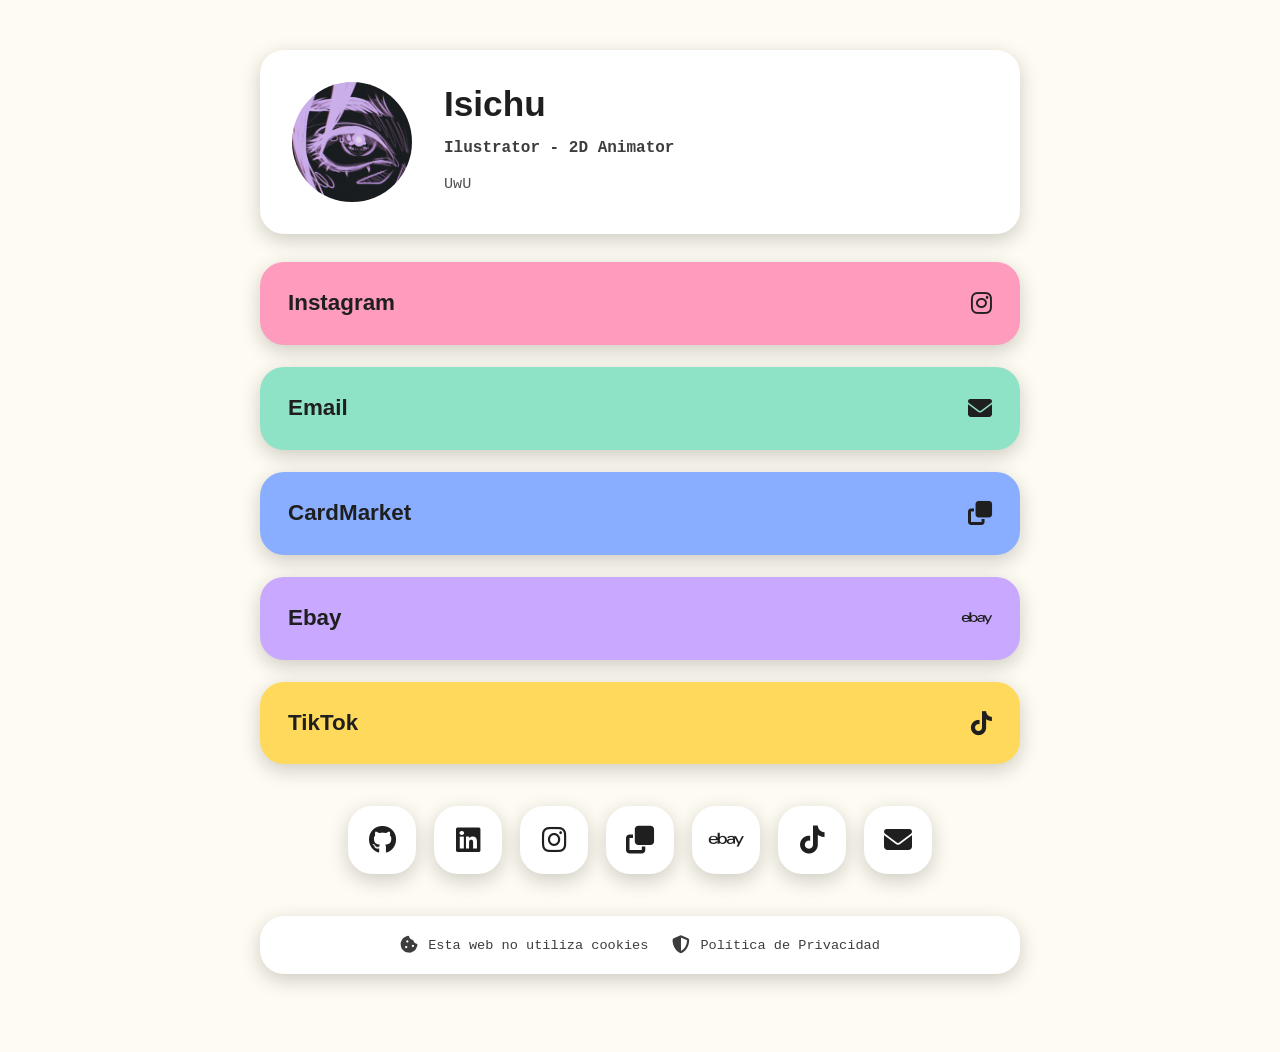
<file: index.html>
<!DOCTYPE html>
<html lang="en">

<head>

    <meta charset="UTF-8">
    <meta name="viewport" content="width=device-width, initial-scale=1.0">

    <title>Isichu | Portfolio</title>

    <meta name="description" content="Isichu — Ilustrator - 2D Animator. Portfolio showcasing art and creative work.">
    <meta http-equiv="X-Content-Type-Options" content="nosniff">
    <meta http-equiv="X-Frame-Options" content="DENY">
    <meta http-equiv="X-XSS-Protection" content="1; mode=block">
    <meta http-equiv="Referrer-Policy" content="strict-origin-when-cross-origin">
    <meta http-equiv="Content-Security-Policy" content="default-src 'self'; script-src 'self' 'unsafe-inline' https://gateway.umami.is; style-src 'self' 'unsafe-inline' https://fonts.googleapis.com https://cdnjs.cloudflare.com; font-src https://fonts.gstatic.com https://cdnjs.cloudflare.com; img-src 'self'; connect-src https://gateway.umami.is;">

    <link rel="preconnect" href="https://fonts.googleapis.com">
    <link rel="preconnect" href="https://fonts.gstatic.com" crossorigin>
    <link rel="dns-prefetch" href="https://cdnjs.cloudflare.com">

    <link href="https://fonts.googleapis.com/css2?family=Space+Mono:wght@400;700&family=Unbounded:wght@300;400;500;600;700;800&display=swap" rel="stylesheet">
    <link rel="stylesheet" href="https://cdnjs.cloudflare.com/ajax/libs/font-awesome/6.5.2/css/all.min.css">
    <link rel="stylesheet" href="style.css">

    <script defer src="script.js" data-website-id="782df3bd-cb09-4151-bb0a-d50eba4f6a2d" data-host-url="https://gateway.umami.is"></script>

</head>

<body>

    <main class="container">

        <!-- HERO -->

        <section class="hero card">

            <div class="avatar">

                <img src="img/foto_perfil.jpg" alt="Isabel">

            </div>

            <div class="hero-content">

                <h1>Isichu</h1>

                <h2>Ilustrator - 2D Animator</h2>

                <p>
                    UwU
                </p>

            </div>

        </section>

        <!-- SOCIAL 1 -->

        <a class="project pink" href="https://instagram.com/isichu2732" target="_blank" rel="noopener noreferrer">

            <h3>Instagram</h3>

            <i class="fab fa-instagram"></i>

        </a>

        <!-- SOCIAL 2 -->

        <a class="project green" href="#" id="email-link">

            <h3>Email</h3>

            <i class="fas fa-envelope"></i>

        </a>

        <!-- SOCIAL 3 -->

        <a class="project blue" href="https://www.cardmarket.com/es/Riftbound/Users/fisicolo/Offers/Singles" target="_blank" rel="noopener noreferrer">

            <h3>CardMarket</h3>

            <i class="fas fa-clone"></i>

        </a>

        <!-- SOCIAL 4 -->

        <a class="project purple" href="https://www.ebay.es/usr/fisicolo" target="_blank" rel="noopener noreferrer">

            <h3>Ebay</h3>

            <i class="fab fa-ebay"></i>

        </a>

        <!-- SOCIAL 5 -->

        <a class="project yellow" href="https://tiktok.com/@isichu" target="_blank" rel="noopener noreferrer">

            <h3>TikTok</h3>

            <i class="fab fa-tiktok"></i>

        </a>

        <!-- SOCIAL -->

        <section class="social">

            <a href="#" aria-label="GitHub">
                <i class="fab fa-github"></i>
            </a>

            <a href="#" aria-label="LinkedIn">
                <i class="fab fa-linkedin"></i>
            </a>

            <a href="https://instagram.com/isichu2732" target="_blank" rel="noopener noreferrer" aria-label="Instagram">
                <i class="fab fa-instagram"></i>
            </a>

            <a href="https://www.cardmarket.com/es/Riftbound/Users/fisicolo/Offers/Singles" target="_blank" rel="noopener noreferrer" aria-label="CardMarket">
                <i class="fas fa-clone"></i>
            </a>

            <a href="https://www.ebay.es/usr/fisicolo" target="_blank" rel="noopener noreferrer" aria-label="Ebay">
                <i class="fab fa-ebay"></i>
            </a>

            <a href="#" aria-label="TikTok">
                <i class="fab fa-tiktok"></i>
            </a>

            <a href="#" id="email-footer" aria-label="Email">
                <i class="fas fa-envelope"></i>
            </a>

        </section>

        <!-- FOOTER -->

        <footer class="site-footer">

            <div class="footer-card">

                <div class="footer-item">

                    <i class="fas fa-cookie-bite"></i>

                    <p>Esta web no utiliza cookies</p>

                </div>

                <div class="footer-item">

                    <a href="privacidad.html">

                        <i class="fas fa-shield-halved"></i>

                        <p>Política de Privacidad</p>

                    </a>

                </div>

            </div>

        </footer>

    </main>

    <script type="text/javascript">
      (() => {
        const e = ['m','a','i','l','t','o',':','i','s','a','r','t','e','2','7','3','2','@','g','m','a','i','l','.','c','o','m'];
        const email = e.join('');
        const emailLink = document.getElementById('email-link');
        const emailFooter = document.getElementById('email-footer');
        if (emailLink) emailLink.href = email;
        if (emailFooter) emailFooter.href = email;

        const linkNames = {
          'tiktok.com': 'TikTok',
          'cardmarket.com': 'CardMarket',
          'ebay.es': 'Ebay',
          'instagram.com': 'Instagram',
          'mailto:': 'Email'
        };
        document.querySelectorAll('a').forEach(a => {
          if (a.host !== window.location.host && !a.getAttribute('data-umami-event')) {
            let name = 'outbound-link';
            const href = a.href;
            for (const [key, val] of Object.entries(linkNames)) {
              if (href.includes(key)) { name = val; break; }
            }
            a.setAttribute('data-umami-event', name);
            a.setAttribute('data-umami-event-url', href);
          }
        });
      })();
    </script>

</body>

</html>
</file>
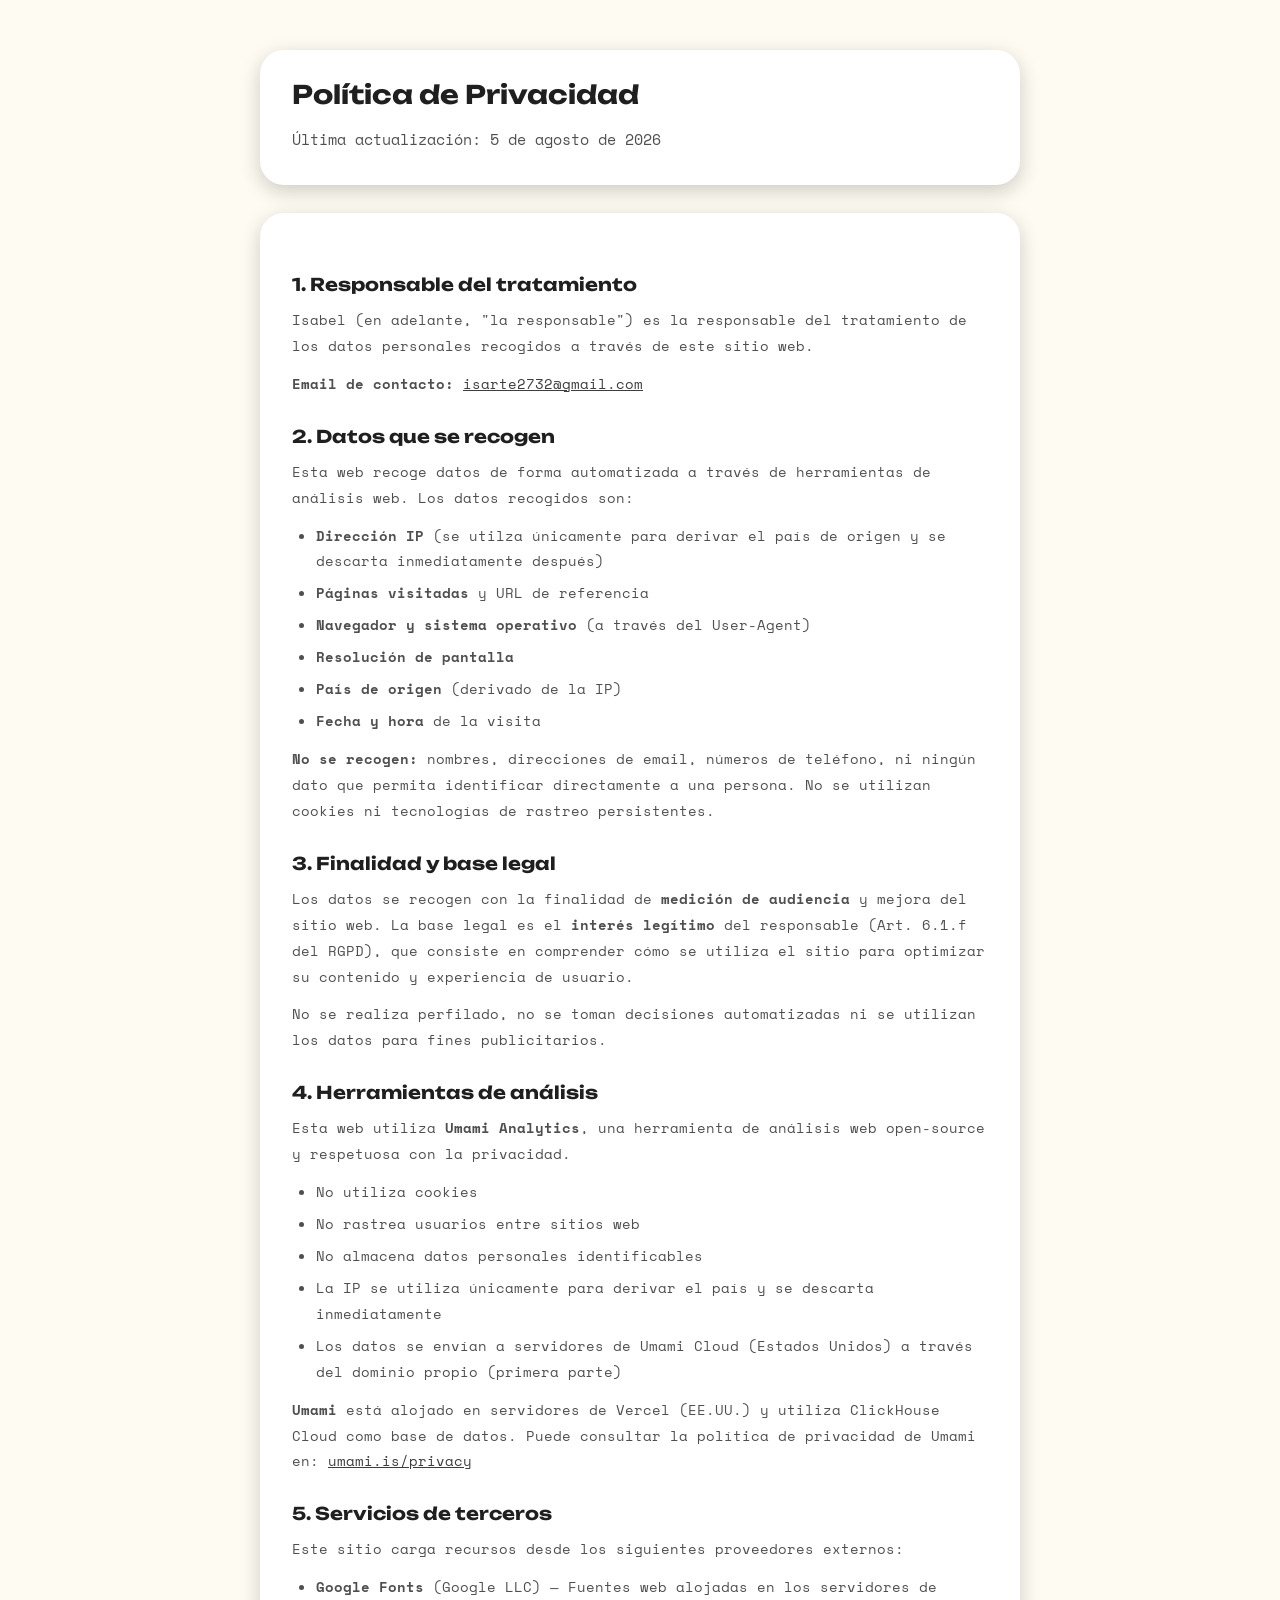
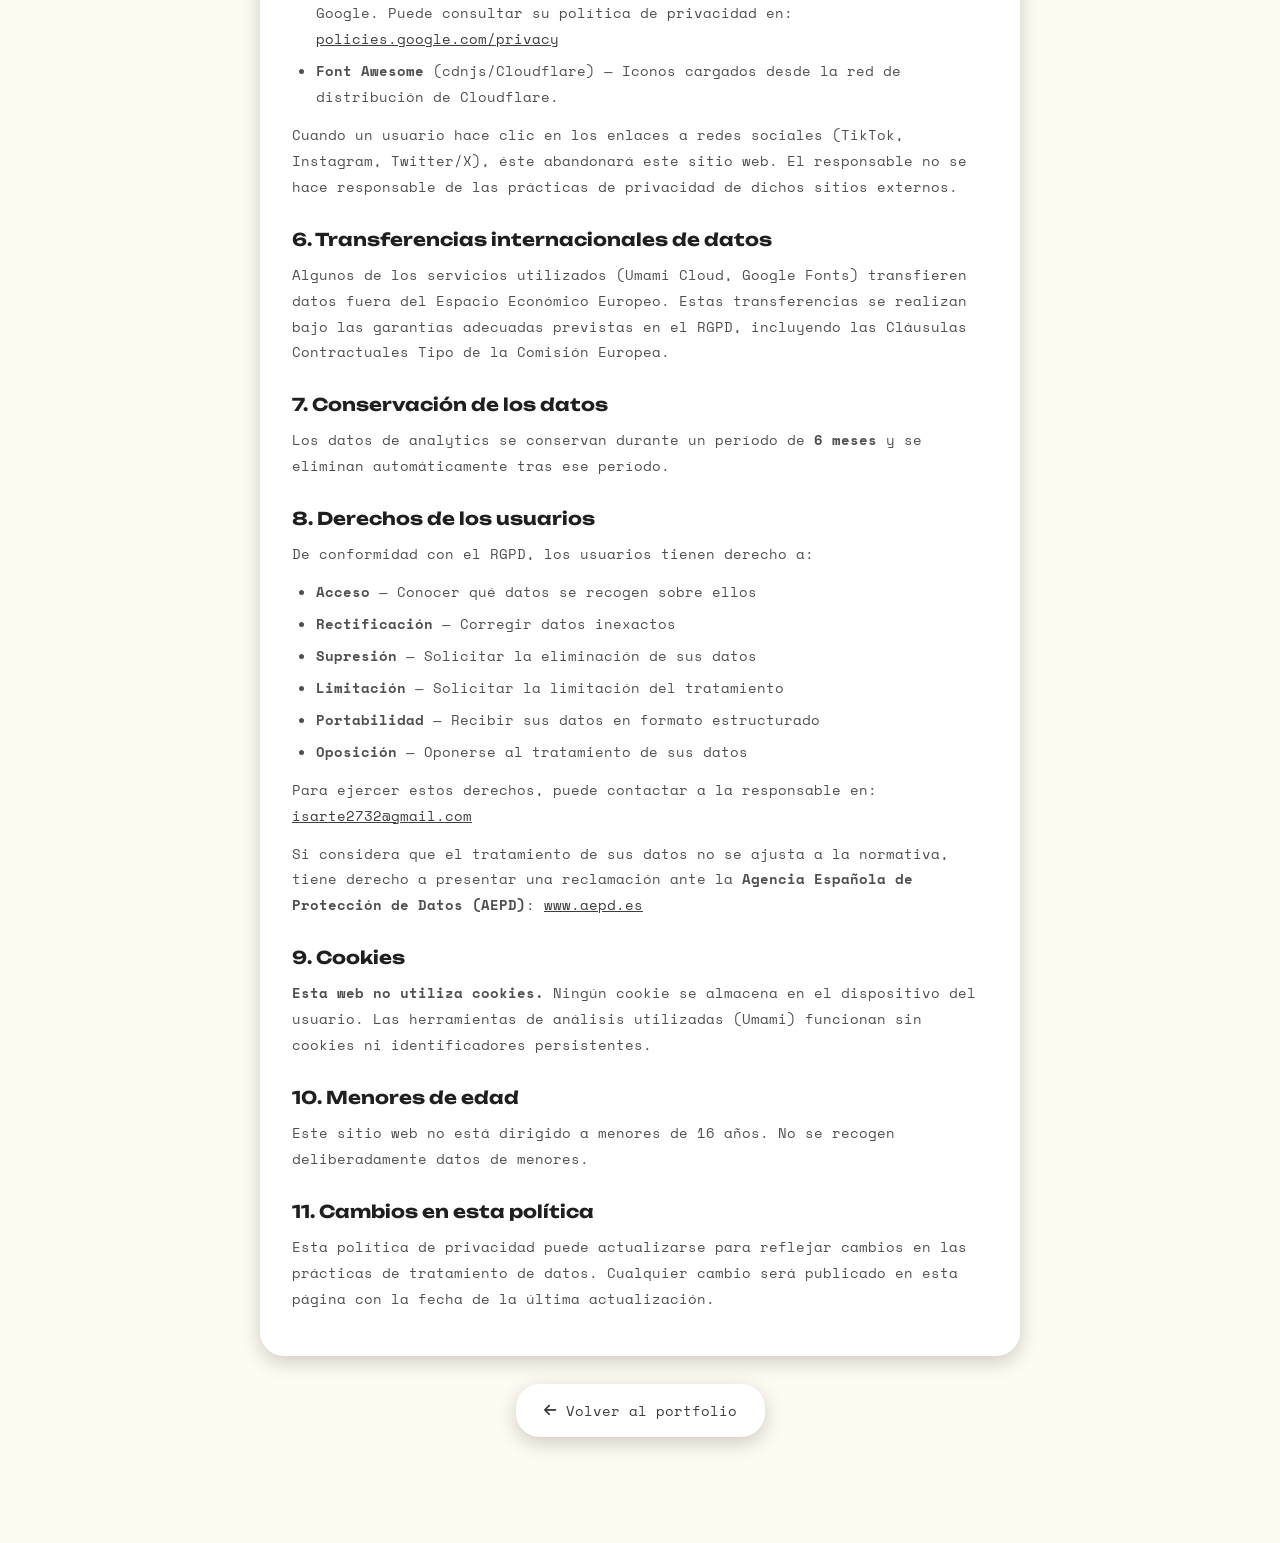
<file: privacidad.html>
<!DOCTYPE html>
<html lang="es">

<head>

    <meta charset="UTF-8">
    <meta name="viewport" content="width=device-width, initial-scale=1.0">

    <title>Política de Privacidad | Isabel Portfolio</title>

    <meta http-equiv="X-Content-Type-Options" content="nosniff">
    <meta http-equiv="X-Frame-Options" content="DENY">
    <meta http-equiv="X-XSS-Protection" content="1; mode=block">
    <meta http-equiv="Referrer-Policy" content="strict-origin-when-cross-origin">

    <link rel="preconnect" href="https://fonts.googleapis.com">
    <link rel="preconnect" href="https://fonts.gstatic.com" crossorigin>
    <link rel="dns-prefetch" href="https://cdnjs.cloudflare.com">

    <link href="https://fonts.googleapis.com/css2?family=Space+Mono:wght@400;700&family=Unbounded:wght@300;400;500;600;700;800&display=swap" rel="stylesheet">
    <link rel="stylesheet" href="https://cdnjs.cloudflare.com/ajax/libs/font-awesome/6.5.2/css/all.min.css">
    <link rel="stylesheet" href="style.css">

</head>

<body>

    <main class="container privacy">

        <section class="hero card">
            <div class="hero-content">
                <h1>Política de Privacidad</h1>
                <p>Última actualización: 5 de agosto de 2026</p>
            </div>
        </section>

        <section class="privacy-content">

            <h2>1. Responsable del tratamiento</h2>
            <p>
                Isabel (en adelante, "la responsable") es la responsable del tratamiento de los datos personales recogidos a través de este sitio web.
            </p>
            <p>
                <strong>Email de contacto:</strong> <a href="#" class="email-link" id="email-text-1"></a>
            </p>

            <h2>2. Datos que se recogen</h2>
            <p>
                Esta web recoge datos de forma automatizada a través de herramientas de análisis web. Los datos recogidos son:
            </p>
            <ul>
                <li><strong>Dirección IP</strong> (se utilza únicamente para derivar el país de origen y se descarta inmediatamente después)</li>
                <li><strong>Páginas visitadas</strong> y URL de referencia</li>
                <li><strong>Navegador y sistema operativo</strong> (a través del User-Agent)</li>
                <li><strong>Resolución de pantalla</strong></li>
                <li><strong>País de origen</strong> (derivado de la IP)</li>
                <li><strong>Fecha y hora</strong> de la visita</li>
            </ul>
            <p>
                <strong>No se recogen:</strong> nombres, direcciones de email, números de teléfono, ni ningún dato que permita identificar directamente a una persona. No se utilizan cookies ni tecnologías de rastreo persistentes.
            </p>

            <h2>3. Finalidad y base legal</h2>
            <p>
                Los datos se recogen con la finalidad de <strong>medición de audiencia</strong> y mejora del sitio web. La base legal es el <strong>interés legítimo</strong> del responsable (Art. 6.1.f del RGPD), que consiste en comprender cómo se utiliza el sitio para optimizar su contenido y experiencia de usuario.
            </p>
            <p>
                No se realiza perfilado, no se toman decisiones automatizadas ni se utilizan los datos para fines publicitarios.
            </p>

            <h2>4. Herramientas de análisis</h2>
            <p>
                Esta web utiliza <strong>Umami Analytics</strong>, una herramienta de análisis web open-source y respetuosa con la privacidad.
            </p>
            <ul>
                <li>No utiliza cookies</li>
                <li>No rastrea usuarios entre sitios web</li>
                <li>No almacena datos personales identificables</li>
                <li>La IP se utiliza únicamente para derivar el país y se descarta inmediatamente</li>
                <li>Los datos se envían a servidores de Umami Cloud (Estados Unidos) a través del dominio propio (primera parte)</li>
            </ul>
            <p>
                <strong>Umami</strong> está alojado en servidores de Vercel (EE.UU.) y utiliza ClickHouse Cloud como base de datos. Puede consultar la política de privacidad de Umami en: <a href="https://umami.is/privacy" target="_blank" rel="noopener">umami.is/privacy</a>
            </p>

            <h2>5. Servicios de terceros</h2>
            <p>Este sitio carga recursos desde los siguientes proveedores externos:</p>
            <ul>
                <li><strong>Google Fonts</strong> (Google LLC) — Fuentes web alojadas en los servidores de Google. Puede consultar su política de privacidad en: <a href="https://policies.google.com/privacy" target="_blank" rel="noopener">policies.google.com/privacy</a></li>
                <li><strong>Font Awesome</strong> (cdnjs/Cloudflare) — Iconos cargados desde la red de distribución de Cloudflare.</li>
            </ul>
            <p>
                Cuando un usuario hace clic en los enlaces a redes sociales (TikTok, Instagram, Twitter/X), éste abandonará este sitio web. El responsable no se hace responsable de las prácticas de privacidad de dichos sitios externos.
            </p>

            <h2>6. Transferencias internacionales de datos</h2>
            <p>
                Algunos de los servicios utilizados (Umami Cloud, Google Fonts) transfieren datos fuera del Espacio Económico Europeo. Estas transferencias se realizan bajo las garantías adecuadas previstas en el RGPD, incluyendo las Cláusulas Contractuales Tipo de la Comisión Europea.
            </p>

            <h2>7. Conservación de los datos</h2>
            <p>
                Los datos de analytics se conservan durante un período de <strong>6 meses</strong> y se eliminan automáticamente tras ese período.
            </p>

            <h2>8. Derechos de los usuarios</h2>
            <p>
                De conformidad con el RGPD, los usuarios tienen derecho a:
            </p>
            <ul>
                <li><strong>Acceso</strong> — Conocer qué datos se recogen sobre ellos</li>
                <li><strong>Rectificación</strong> — Corregir datos inexactos</li>
                <li><strong>Supresión</strong> — Solicitar la eliminación de sus datos</li>
                <li><strong>Limitación</strong> — Solicitar la limitación del tratamiento</li>
                <li><strong>Portabilidad</strong> — Recibir sus datos en formato estructurado</li>
                <li><strong>Oposición</strong> — Oponerse al tratamiento de sus datos</li>
            </ul>
            <p>
                Para ejercer estos derechos, puede contactar a la responsable en: <a href="#" class="email-link" id="email-text-2"></a>
            </p>
            <p>
                Si considera que el tratamiento de sus datos no se ajusta a la normativa, tiene derecho a presentar una reclamación ante la <strong>Agencia Española de Protección de Datos (AEPD)</strong>: <a href="https://www.aepd.es" target="_blank" rel="noopener">www.aepd.es</a>
            </p>

            <h2>9. Cookies</h2>
            <p>
                <strong>Esta web no utiliza cookies.</strong> Ningún cookie se almacena en el dispositivo del usuario. Las herramientas de análisis utilizadas (Umami) funcionan sin cookies ni identificadores persistentes.
            </p>

            <h2>10. Menores de edad</h2>
            <p>
                Este sitio web no está dirigido a menores de 16 años. No se recogen deliberadamente datos de menores.
            </p>

            <h2>11. Cambios en esta política</h2>
            <p>
                Esta política de privacidad puede actualizarse para reflejar cambios en las prácticas de tratamiento de datos. Cualquier cambio será publicado en esta página con la fecha de la última actualización.
            </p>

        </section>
        <div class="back-link">

            <a href="index.html">

                <i class="fas fa-arrow-left"></i>

                Volver al portfolio

            </a>

        </div>
    </main>

    <script type="text/javascript">
      (() => {
        const e = ['m','a','i','l','t','o',':','i','s','a','r','t','e','2','7','3','2','@','g','m','a','i','l','.','c','o','m'];
        const email = e.join('');
        const emailAddr = email.replace('mailto:', '');
        document.querySelectorAll('.email-link').forEach(link => {
          link.href = email;
        });
        const t1 = document.getElementById('email-text-1');
        const t2 = document.getElementById('email-text-2');
        if (t1) t1.textContent = emailAddr;
        if (t2) t2.textContent = emailAddr;
      })();
    </script>

</body>

</html>
</file>
<file: style.css>
:root{

    --bg:#FEFCF2;
    --card:#FFFFFF;

    --title:#1F1F1F;
    --subtitle:#3D3D3D;
    --text:#000000B0;

    --border:#4F4F4F;
    --shadow:#4F4F4F;

    --yellow:#FFD95B;
    --blue:#89AEFF;
    --green:#8EE3C6;
    --pink:#FF9CBD;
    --purple:#C9A8FF;

    --radius:24px;

    --font-title:'Unbounded',sans-serif;
    --font-body:'Space Mono',monospace;

}

*{
    margin:0;
    padding:0;
    box-sizing:border-box;
}

html{
    scroll-behavior:smooth;
}

body{

    background:var(--bg);

    font-family:var(--font-body);

    color:var(--text);

    padding:50px 20px;

}

.container{

    width:min(760px,100%);
    margin:auto;

}

/* ANIMATIONS */

@keyframes fadeInUp{

    from{

        opacity:0;

        transform:translateY(30px);

    }

    to{

        opacity:1;

        transform:translateY(0);

    }

}

.hero{

    animation:fadeInUp .6s ease both;

}

.project:nth-child(2){

    animation:fadeInUp .6s ease .15s both;

}

.project:nth-child(3){

    animation:fadeInUp .6s ease .3s both;

}

.project:nth-child(4){

    animation:fadeInUp .6s ease .45s both;

}

.project:nth-child(5){

    animation:fadeInUp .6s ease .6s both;

}

.project:nth-child(6){

    animation:fadeInUp .6s ease .75s both;

}

.social{

    animation:fadeInUp .6s ease .9s both;

}

/* GENERAL */

.card,
.project,
.social a{

    border-radius:var(--radius);

    box-shadow:0 6px 20px rgba(0,0,0,0.2);

    transition:transform .3s ease, box-shadow .3s ease;

}

.card:hover,
.project:hover,
.social a:hover{

    transform:translateY(-3px);

}

/* HERO */

.hero{

    display:flex;

    align-items:center;

    gap:32px;

    background:var(--card);

    padding:32px;

    margin-bottom:28px;

}

.avatar{

    width:120px;
    height:120px;

    border-radius:50%;

    background:#D8D8D8;

    flex-shrink:0;

    overflow:hidden;

}

.avatar img{

    width:100%;
    height:100%;
    object-fit:cover;

}

.hero-content{

    flex:1;

}

.hero h1{

    font-family:var(--font-title);

    font-size:2.2rem;

    line-height:1;

    color:var(--title);

    margin-bottom:18px;

}

.hero h2{

    font-family:var(--font-body);

    font-size:1rem;

    font-weight:700;

    color:var(--subtitle);

    margin-bottom:14px;

}

.hero p{

    font-family:var(--font-body);

    font-size:.95rem;

    line-height:1.8;

    color:var(--text);

    max-width:520px;

}

/* PROJECTS */

.project{

    display:flex;

    justify-content:space-between;

    align-items:center;

    text-decoration:none;

    padding:28px;

    margin-bottom:22px;

}

.project h3{

    font-family:var(--font-title);

    font-size:1.4rem;

    color:var(--title);

    line-height:1.2;

}

.project i{

    font-size:24px;

    color:var(--title);

    flex-shrink:0;

    transition:.25s;

}

.project:hover i{

    transform:translate(3px,-3px);

}

.project h3:last-child{
    margin-bottom:0;
}

.project p{

    font-family:var(--font-body);

    font-size:.88rem;

    line-height:1.7;

    max-width:500px;

    color:var(--text);

}

.yellow{
    background:var(--yellow);
}

.yellow:hover{
    box-shadow:0 8px 30px rgba(255,217,91,0.5);
}

.blue{
    background:var(--blue);
}

.blue:hover{
    box-shadow:0 8px 30px rgba(137,174,255,0.5);
}

.green{
    background:var(--green);
}

.green:hover{
    box-shadow:0 8px 30px rgba(142,227,198,0.5);
}

.pink{
    background:var(--pink);
}

.pink:hover{
    box-shadow:0 8px 30px rgba(255,156,189,0.5);
}

.purple{
    background:var(--purple);
}

.purple:hover{
    box-shadow:0 8px 30px rgba(201,168,255,0.5);
}

/* SOCIAL */

.social{

    display:flex;

    justify-content:center;

    gap:18px;

    margin-top:42px;

}

.social a{

    width:68px;

    height:68px;

    background:var(--card);

    display:flex;

    justify-content:center;

    align-items:center;

    text-decoration:none;

}

.social a i{

    font-size:28px;

    color:var(--title);

    transition:.25s;

}

.social a:hover i{

    transform:scale(1.15);

}

/* FOCUS */

a:focus-visible{

    outline:3px solid var(--border);

    outline-offset:4px;

}

/* SELECTION */

::selection{

    background:var(--yellow);

    color:var(--title);

}

/* SCROLLBAR */

::-webkit-scrollbar{

    width:10px;

}

::-webkit-scrollbar-track{

    background:var(--bg);

}

::-webkit-scrollbar-thumb{

    background:var(--border);

    border-radius:999px;

}

/* FOOTER */

.site-footer{

    margin-top:42px;

    padding-bottom:28px;

}

.footer-card{

    display:flex;

    justify-content:center;

    gap:24px;

    background:var(--card);

    border-radius:var(--radius);

    box-shadow:0 6px 20px rgba(0,0,0,0.2);

    padding:20px 28px;

    animation:fadeInUp .6s ease 1.05s both;

}

.footer-item{

    display:flex;

    align-items:center;

    gap:10px;

}

.footer-item i{

    font-size:18px;

    color:var(--subtitle);

    flex-shrink:0;

}

.footer-item p{

    font-family:var(--font-body);

    font-size:.85rem;

    color:var(--subtitle);

    margin:0;

}

.footer-item a{

    display:flex;

    align-items:center;

    gap:10px;

    text-decoration:none;

    color:var(--subtitle);

    transition:color .2s;

}

.footer-item a:hover{

    color:var(--title);

}

.footer-item a:hover i{

    color:var(--title);

}

/* PRIVACY */

.privacy .hero h1{

    font-size:1.6rem;

}

.privacy-content{

    background:var(--card);

    border-radius:var(--radius);

    box-shadow:0 6px 20px rgba(0,0,0,0.2);

    padding:32px;

    margin-bottom:28px;

}

.privacy-content h2{

    font-family:var(--font-title);

    font-size:1.1rem;

    color:var(--title);

    margin-top:28px;

    margin-bottom:12px;

}

.privacy-content p{

    font-family:var(--font-body);

    font-size:.9rem;

    line-height:1.8;

    color:var(--text);

    margin-bottom:12px;

}

.privacy-content ul{

    font-family:var(--font-body);

    font-size:.9rem;

    line-height:1.8;

    color:var(--text);

    margin-bottom:12px;

    padding-left:24px;

}

.privacy-content li{

    margin-bottom:6px;

}

.privacy-content a{

    color:var(--subtitle);

    text-decoration:underline;

}

.privacy-content a:hover{

    color:var(--title);

}

.back-link{

    text-align:center;

    margin-bottom:28px;

    padding-bottom:28px;

}

.back-link a{

    display:inline-flex;

    align-items:center;

    gap:10px;

    font-family:var(--font-body);

    font-size:.9rem;

    color:var(--subtitle);

    text-decoration:none;

    background:var(--card);

    border-radius:var(--radius);

    box-shadow:0 6px 20px rgba(0,0,0,0.2);

    padding:16px 28px;

    transition:transform .3s ease, box-shadow .3s ease, color .2s;

}

.back-link a:hover{

    color:var(--title);

    transform:translateY(-3px);

}

.back-link a i{

    font-size:14px;

    transition:transform .2s;

}

.back-link a:hover i{

    transform:translateX(-3px);

}

/* RESPONSIVE */

@media (max-width:768px){

    body{

        padding:30px 16px;

    }

    .hero{

        flex-direction:column;

        text-align:center;

        gap:24px;

    }

    .hero h1{

        font-size:2.7rem;

    }

    .hero p{

        max-width:100%;

    }

    .project{

        flex-direction:row;

        align-items:center;

    }

    .project i{

        font-size:20px;

    }

}

@media (max-width:480px){

    .hero{

        padding:24px;

    }

    .hero h1{

        font-size:2.2rem;

    }

    .project{

        padding:22px;

    }

    .project h3{

        font-size:1rem;

    }

    .project p{

        font-size:.82rem;

    }

    .social{

        gap:14px;

    }

    .social a{

        width:58px;

        height:58px;

    }

    .privacy-content{

        padding:24px;

    }

    .footer-card{

        flex-direction:column;

        gap:16px;

        padding:18px;

    }

}
</file>
